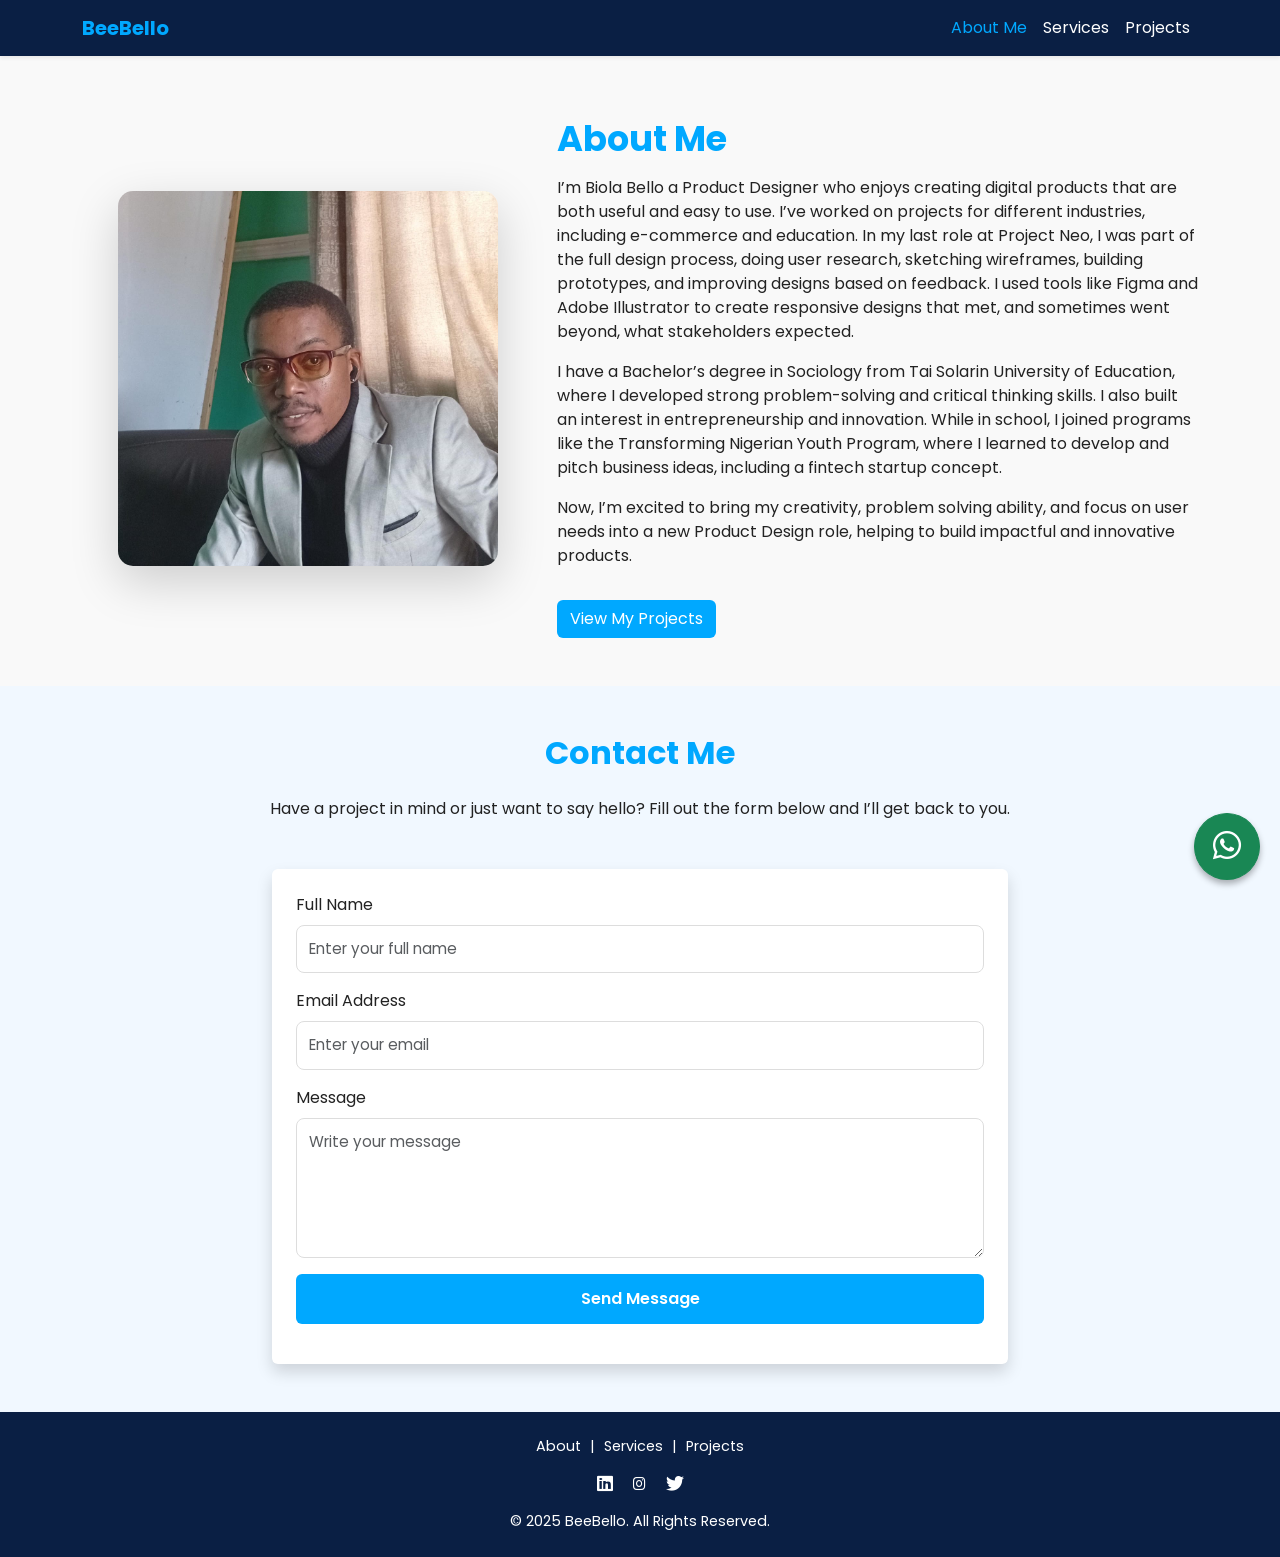
<file: index.html>
<!DOCTYPE html>
<html lang="en">
  <head>
    <meta charset="UTF-8" />
    <meta name="viewport" content="width=device-width, initial-scale=1.0" />
    <title>About Me</title>

    <link
      href="https://cdn.jsdelivr.net/npm/bootstrap@5.3.2/dist/css/bootstrap.min.css"
      rel="stylesheet"
    />

    <link
      href="https://fonts.googleapis.com/css2?family=Poppins:wght@400;600;700&display=swap"
      rel="stylesheet"
    />

    <link
      rel="stylesheet"
      href="https://cdnjs.cloudflare.com/ajax/libs/font-awesome/6.4.2/css/all.min.css"
    />

    <link rel="stylesheet" href="./style.css" />
  </head>
  <body>
    <!-- Navbar -->
    <nav
      class="navbar navbar-expand-lg bg-navy navbar-dark fixed-top shadow-sm animate-fade"
    >
      <div class="container">
        <a class="navbar-brand fw-bold" href="index.html">BeeBello</a>
        <button
          class="navbar-toggler"
          type="button"
          data-bs-toggle="collapse"
          data-bs-target="#navbarNav"
        >
          <span class="navbar-toggler-icon"></span>
        </button>
        <div class="collapse navbar-collapse" id="navbarNav">
          <ul class="navbar-nav ms-auto">
            <li class="nav-item">
              <a class="nav-link active" href="index.html">About Me</a>
            </li>
            <li class="nav-item">
              <a class="nav-link" href="services.html">Services</a>
            </li>
            <li class="nav-item">
              <a class="nav-link" href="projects.html">Projects</a>
            </li>
          </ul>
        </div>
      </div>
    </nav>

    <!-- Hero / About Section -->
    <section class="hero-section container py-5">
      <div class="row align-items-center">
        <div class="col-md-5 text-center mb-4 mb-md-0">
          <img
            src="./Assets/beeee.jpeg"
            alt="Profile Image"
            class="profile-img shadow-lg animate-image"
          />
        </div>

        <div class="col-md-7 animate-text">
          <h1 class="fw-bold accent mb-3">About Me</h1>
          <p>
            I’m Biola Bello a Product Designer
            who enjoys creating digital products that are both useful and easy
            to use. I’ve worked on projects for different industries, including
            e-commerce and education. In my last role at Project Neo, I was part
            of the full design process, doing user research, sketching
            wireframes, building prototypes, and improving designs based on
            feedback. I used tools like Figma and Adobe Illustrator to create
            responsive designs that met, and sometimes went beyond, what
            stakeholders expected.
          </p>
          <p>
            I have a Bachelor’s degree in Sociology from Tai Solarin University
            of Education, where I developed strong problem-solving and critical
            thinking skills. I also built an interest in entrepreneurship and
            innovation. While in school, I joined programs like the Transforming
            Nigerian Youth Program, where I learned to develop and pitch
            business ideas, including a fintech startup concept.
          </p>
          <p>
            Now, I’m excited to bring my creativity, problem solving ability,
            and focus on user needs into a new Product Design role, helping to
            build impactful and innovative products.
          </p>
          <a href="projects.html" class="btn btn-sky mt-3 animate-btn"
            >View My Projects</a
          >
        </div>
      </div>
    </section>

    <section class="contact-section py-5">
      <div class="container">
        <h2 class="text-center fw-bold accent mb-4 animate-fade">Contact Me</h2>
        <p class="text-center mb-5 animate-text">
          Have a project in mind or just want to say hello? Fill out the form
          below and I’ll get back to you.
        </p>

        <div class="row justify-content-center">
          <div class="col-md-8">
            <form
              id="contactForm"
              action="https://formspree.io/f/meolygzr"
              method="POST"
              class="p-4 bg-white shadow rounded animate-fade"
            >
              <div class="mb-3 contact-animate delay-1">
                <label for="name" class="form-label">Full Name</label>
                <input
                  type="text"
                  class="form-control"
                  id="name"
                  name="name"
                  placeholder="Enter your full name"
                />
              </div>
              <div class="mb-3 contact-animate delay-2">
                <label for="email" class="form-label">Email Address</label>
                <input
                  type="email"
                  class="form-control"
                  id="email"
                  name="email"
                  placeholder="Enter your email"
                />
              </div>
              <div class="mb-3 contact-animate delay-3">
                <label for="message" class="form-label">Message</label>
                <textarea
                  class="form-control"
                  id="message"
                  name="message"
                  rows="5"
                  placeholder="Write your message"
                ></textarea>
              </div>
              <div class="contact-animate delay-4">
                <button
                  type="submit"
                  id="sendBtn"
                  class="btn btn-sky w-100 animate-btn"
                >
                  Send Message
                </button>
              </div>
              <p id="status" class="mt-3 text-center fw-bold"></p>
            </form>
          </div>
        </div>
      </div>
    </section>

    <!-- Footer -->
    <footer class="bg-navy text-white py-4 animate-fade">
      <div class="container text-center">
        <div class="mb-3">
        <a href="index.html" class="footer-link">About</a> |
        <a href="services.html" class="footer-link">Services</a> |
        <a href="projects.html" class="footer-link">Projects</a>
      </div>

      <div class="mb-3">
        <a
          href="https://www.linkedin.com/in/biola-bello-b23718377"
          class="text-white me-3"
          ><i class="fab fa-linkedin fa-lg"></i
        ></a>
        <a
          href="https://www.instagram.com/biola.bello.ui.uxdesigner"
          class="text-white me-3"
          ><i class="fa-brands fa-instagram"></i
        ></a>
        <a
          href="https://x.com/BeeBelloUIUX?t=cRKrsUd9hAx5sqGQGVf1DA&s=09"
          class="text-white"
          ><i class="fab fa-twitter fa-lg"></i
        ></a>
      </div>
      <div>&copy; 2025 BeeBello. All Rights Reserved.</div>
      </div>
    </footer>

    <a
      href="https://wa.me/2349042967040"
      target="_blank"
      class="btn btn-success whatsapp-btn"
    >
      <i class="fab fa-whatsapp fa-2x"></i>
    </a>

    <script src="https://cdn.jsdelivr.net/npm/bootstrap@5.3.2/dist/js/bootstrap.bundle.min.js"></script>
    <script src="./index.js"></script>
  </body>
</html>
</file>
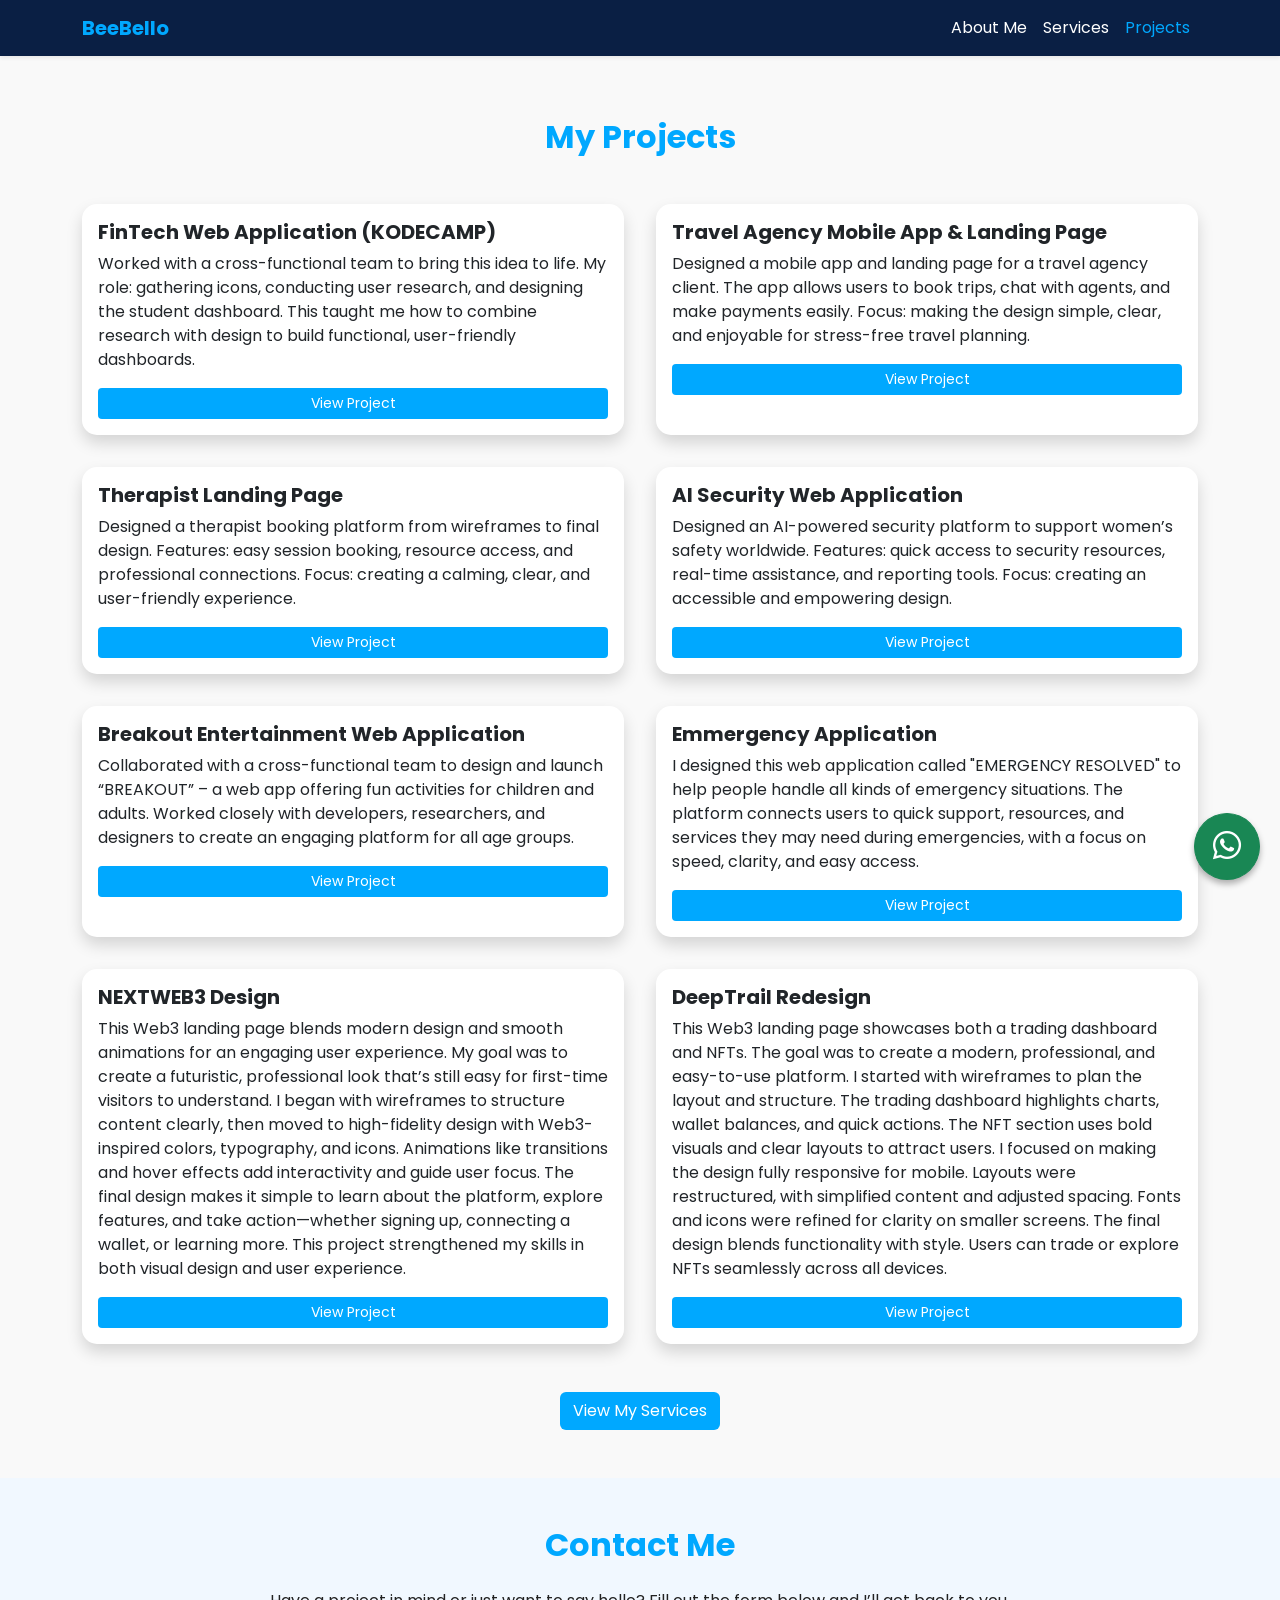
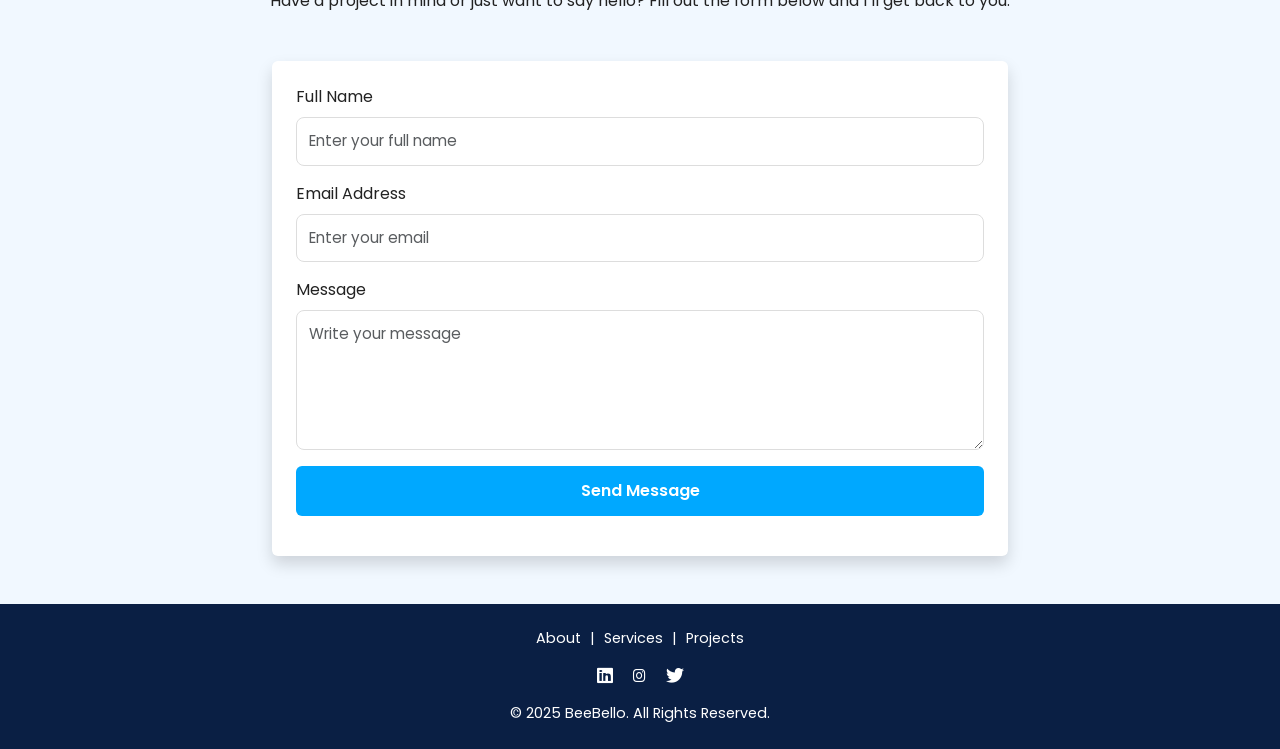
<file: projects.html>
<!DOCTYPE html>
<html lang="en">
  <head>
    <meta charset="UTF-8" />
    <meta name="viewport" content="width=device-width, initial-scale=1.0" />
    <title>Projects</title>

    <link
      href="https://cdn.jsdelivr.net/npm/bootstrap@5.3.2/dist/css/bootstrap.min.css"
      rel="stylesheet"
    />

    <link
      href="https://fonts.googleapis.com/css2?family=Poppins:wght@400;600;700&display=swap"
      rel="stylesheet"
    />

    <link
      rel="stylesheet"
      href="https://cdnjs.cloudflare.com/ajax/libs/font-awesome/6.4.2/css/all.min.css"
    />

    <link rel="stylesheet" href="./style.css" />
    <link
      rel="stylesheet"
      href="https://cdnjs.cloudflare.com/ajax/libs/font-awesome/6.5.0/css/all.min.css"
    />
  </head>
  <body>
    <!-- Navbar -->
    <nav
      class="navbar navbar-expand-lg bg-navy navbar-dark fixed-top shadow-sm animate-fade"
    >
      <div class="container">
        <a class="navbar-brand fw-bold" href="index.html">BeeBello</a>
        <button
          class="navbar-toggler"
          type="button"
          data-bs-toggle="collapse"
          data-bs-target="#navbarNav"
        >
          <span class="navbar-toggler-icon"></span>
        </button>
        <div class="collapse navbar-collapse" id="navbarNav">
          <ul class="navbar-nav ms-auto">
            <li class="nav-item">
              <a class="nav-link" href="index.html">About Me</a>
            </li>
            <li class="nav-item">
              <a class="nav-link" href="services.html">Services</a>
            </li>
            <li class="nav-item">
              <a class="nav-link active" href="projects.html">Projects</a>
            </li>
          </ul>
        </div>
      </div>
    </nav>

    <section class="projects-section container py-5">
      <h2 class="text-center fw-bold mb-5 accent">My Projects</h2>

      <div class="projects-grid">
        <div class="card shadow border-0 p-3">
          <h5 class="fw-bold">FinTech Web Application (KODECAMP)</h5>
          <p>
            Worked with a cross-functional team to bring this idea to life. My
            role: gathering icons, conducting user research, and designing the
            student dashboard. This taught me how to combine research with
            design to build functional, user-friendly dashboards.
          </p>
          <a
            href="https://www.figma.com/design/nzh5MG6d0TdxhwIXb2SQkI?node-id=1-2"
            target="_blank"
            class="btn btn-sky animate-btn btn-sm"
            >View Project</a
          >
        </div>

        <div class="card shadow border-0 p-3">
          <h5 class="fw-bold">Travel Agency Mobile App & Landing Page</h5>
          <p>
            Designed a mobile app and landing page for a travel agency client.
            The app allows users to book trips, chat with agents, and make
            payments easily. Focus: making the design simple, clear, and
            enjoyable for stress-free travel planning.
          </p>
          <a
            href="https://www.figma.com/design/E8Z9iqN0iA8lQg6em4uvys?node-id=0-1"
            target="_blank"
            class="btn btn-sky animate-btn btn-sm"
            >View Project</a
          >
        </div>

        <div class="card shadow border-0 p-3">
          <h5 class="fw-bold">Therapist Landing Page</h5>
          <p>
            Designed a therapist booking platform from wireframes to final
            design. Features: easy session booking, resource access, and
            professional connections. Focus: creating a calming, clear, and
            user-friendly experience.
          </p>
          <a
            href="https://www.figma.com/design/2jw8MzYEI9vk434ZpHA34J?node-id=0-1"
            target="_blank"
            class="btn btn-sky animate-btn btn-sm"
            >View Project</a
          >
        </div>

        <div class="card shadow border-0 p-3">
          <h5 class="fw-bold">AI Security Web Application</h5>
          <p>
            Designed an AI-powered security platform to support women’s safety
            worldwide. Features: quick access to security resources, real-time
            assistance, and reporting tools. Focus: creating an accessible and
            empowering design.
          </p>
          <a
            href="https://www.figma.com/design/VpSm2XbrAtuHXfqsZc2AS7?node-id=0-1"
            target="_blank"
            class="btn btn-sky animate-btn btn-sm"
            >View Project</a
          >
        </div>

        <div class="card shadow border-0 p-3">
          <h5 class="fw-bold">Breakout Entertainment Web Application</h5>
          <p>
            Collaborated with a cross-functional team to design and launch
            “BREAKOUT” – a web app offering fun activities for children and
            adults. Worked closely with developers, researchers, and designers
            to create an engaging platform for all age groups.
          </p>
          <a
            href="https://www.figma.com/design/uU1t7N7h8e9YQJCsCaML6J?node-id=469-119"
            target="_blank"
            class="btn btn-sky animate-btn btn-sm"
            >View Project</a
          >
        </div>

        <div class="card shadow border-0 p-3">
          <h5 class="fw-bold">Emmergency Application</h5>
          <p>
            I designed this web application called "EMERGENCY RESOLVED" to help
            people handle all kinds of emergency situations. The platform
            connects users to quick support, resources, and services they may
            need during emergencies, with a focus on speed, clarity, and easy
            access.
          </p>
          <a
            href="https://www.figma.com/design/buajqXFEq35D6U6vzZKUiK/Emergency-Application-Task-8---5?node-id=0-1&t=VG1Qr5XmSCvMr2mD-1"
            target="_blank"
            class="btn btn-sky animate-btn btn-sm"
            >View Project</a
          >
        </div>

        <div class="card shadow border-0 p-3">
          <h5 class="fw-bold">NEXTWEB3 Design</h5>
          <p>
            This Web3 landing page blends modern design and smooth animations
            for an engaging user experience. My goal was to create a futuristic,
            professional look that’s still easy for first-time visitors to
            understand. I began with wireframes to structure content clearly,
            then moved to high-fidelity design with Web3-inspired colors,
            typography, and icons. Animations like transitions and hover effects
            add interactivity and guide user focus. The final design makes it
            simple to learn about the platform, explore features, and take
            action—whether signing up, connecting a wallet, or learning more.
            This project strengthened my skills in both visual design and user
            experience.
          </p>
          <a
            href="https://www.figma.com/design/VpSm2XbrAtuHXfqsZc2AS7/NEXTWeb3-Design?node-id=860-1533&t=Z63l9wV4Ycll2XqV-1"
            target="_blank"
            class="btn btn-sky animate-btn btn-sm"
            >View Project</a
          >
        </div>

        <div class="card shadow border-0 p-3">
          <h5 class="fw-bold">DeepTrail Redesign</h5>
          <p>
            This Web3 landing page showcases both a trading dashboard and NFTs.
            The goal was to create a modern, professional, and easy-to-use
            platform. I started with wireframes to plan the layout and
            structure. The trading dashboard highlights charts, wallet balances,
            and quick actions. The NFT section uses bold visuals and clear
            layouts to attract users. I focused on making the design fully
            responsive for mobile. Layouts were restructured, with simplified
            content and adjusted spacing. Fonts and icons were refined for
            clarity on smaller screens. The final design blends functionality
            with style. Users can trade or explore NFTs seamlessly across all
            devices.
          </p>
          <a
            href="https://www.figma.com/design/5bbD1lzp9l9pBnfq99rhny/DEEPTRAIL-RE-DESIGN?node-id=0-1&t=abJekOD7nWyWWsws-1"
            target="_blank"
            class="btn btn-sky animate-btn btn-sm"
            >View Project</a
          >
        </div>
      </div>

      <div class="text-center mt-5">
        <a href="services.html" class="btn btn-sky animate-btn"
          >View My Services</a
        >
      </div>
    </section>

    <section class="contact-section py-5">
      <div class="container">
        <h2 class="text-center fw-bold accent mb-4 animate-fade">Contact Me</h2>
        <p class="text-center mb-5 animate-text">
          Have a project in mind or just want to say hello? Fill out the form
          below and I’ll get back to you.
        </p>

        <div class="row justify-content-center">
          <div class="col-md-8">
            <form
              id="contactForm"
              action="https://formspree.io/f/meolygzr"
              method="POST"
              class="p-4 bg-white shadow rounded animate-fade"
            >
              <div class="mb-3 contact-animate delay-1">
                <label for="name" class="form-label">Full Name</label>
                <input
                  type="text"
                  class="form-control"
                  id="name"
                  name="name"
                  placeholder="Enter your full name"
                />
              </div>
              <div class="mb-3 contact-animate delay-2">
                <label for="email" class="form-label">Email Address</label>
                <input
                  type="email"
                  class="form-control"
                  id="email"
                  name="email"
                  placeholder="Enter your email"
                />
              </div>
              <div class="mb-3 contact-animate delay-3">
                <label for="message" class="form-label">Message</label>
                <textarea
                  class="form-control"
                  id="message"
                  name="message"
                  rows="5"
                  placeholder="Write your message"
                ></textarea>
              </div>
              <div class="contact-animate delay-4">
                <button
                  type="submit"
                  id="sendBtn"
                  class="btn btn-sky w-100 animate-btn"
                >
                  Send Message
                </button>
              </div>
              <p id="status" class="mt-3 text-center fw-bold"></p>
            </form>
          </div>
        </div>
      </div>
    </section>

    <!-- Footer -->
    <footer class="bg-navy text-white py-4 animate-fade">
      <div class="container text-center">
        <div class="mb-3">
          <a href="index.html" class="footer-link">About</a> |
          <a href="services.html" class="footer-link">Services</a> |
          <a href="projects.html" class="footer-link">Projects</a>
        </div>

        <div class="mb-3">
          <a
            href="https://www.linkedin.com/in/biola-bello-b23718377"
            class="text-white me-3"
            ><i class="fab fa-linkedin fa-lg"></i
          ></a>
          <a
            href="https://www.instagram.com/biola.bello.ui.uxdesigner"
            class="text-white me-3"
            ><i class="fa-brands fa-instagram"></i
          ></a>
          <a
            href="https://x.com/BeeBelloUIUX?t=cRKrsUd9hAx5sqGQGVf1DA&s=09"
            class="text-white"
            ><i class="fab fa-twitter fa-lg"></i
          ></a>
        </div>
        <div>&copy; 2025 BeeBello. All Rights Reserved.</div>
      </div>
    </footer>

    <a
      href="https://wa.me/2349042967040"
      target="_blank"
      class="btn btn-success whatsapp-btn"
    >
      <i class="fab fa-whatsapp fa-2x"></i>
    </a>

    <script src="https://cdn.jsdelivr.net/npm/bootstrap@5.3.2/dist/js/bootstrap.bundle.min.js"></script>
    <script src="./index.js"></script>
  </body>
</html>
</file>
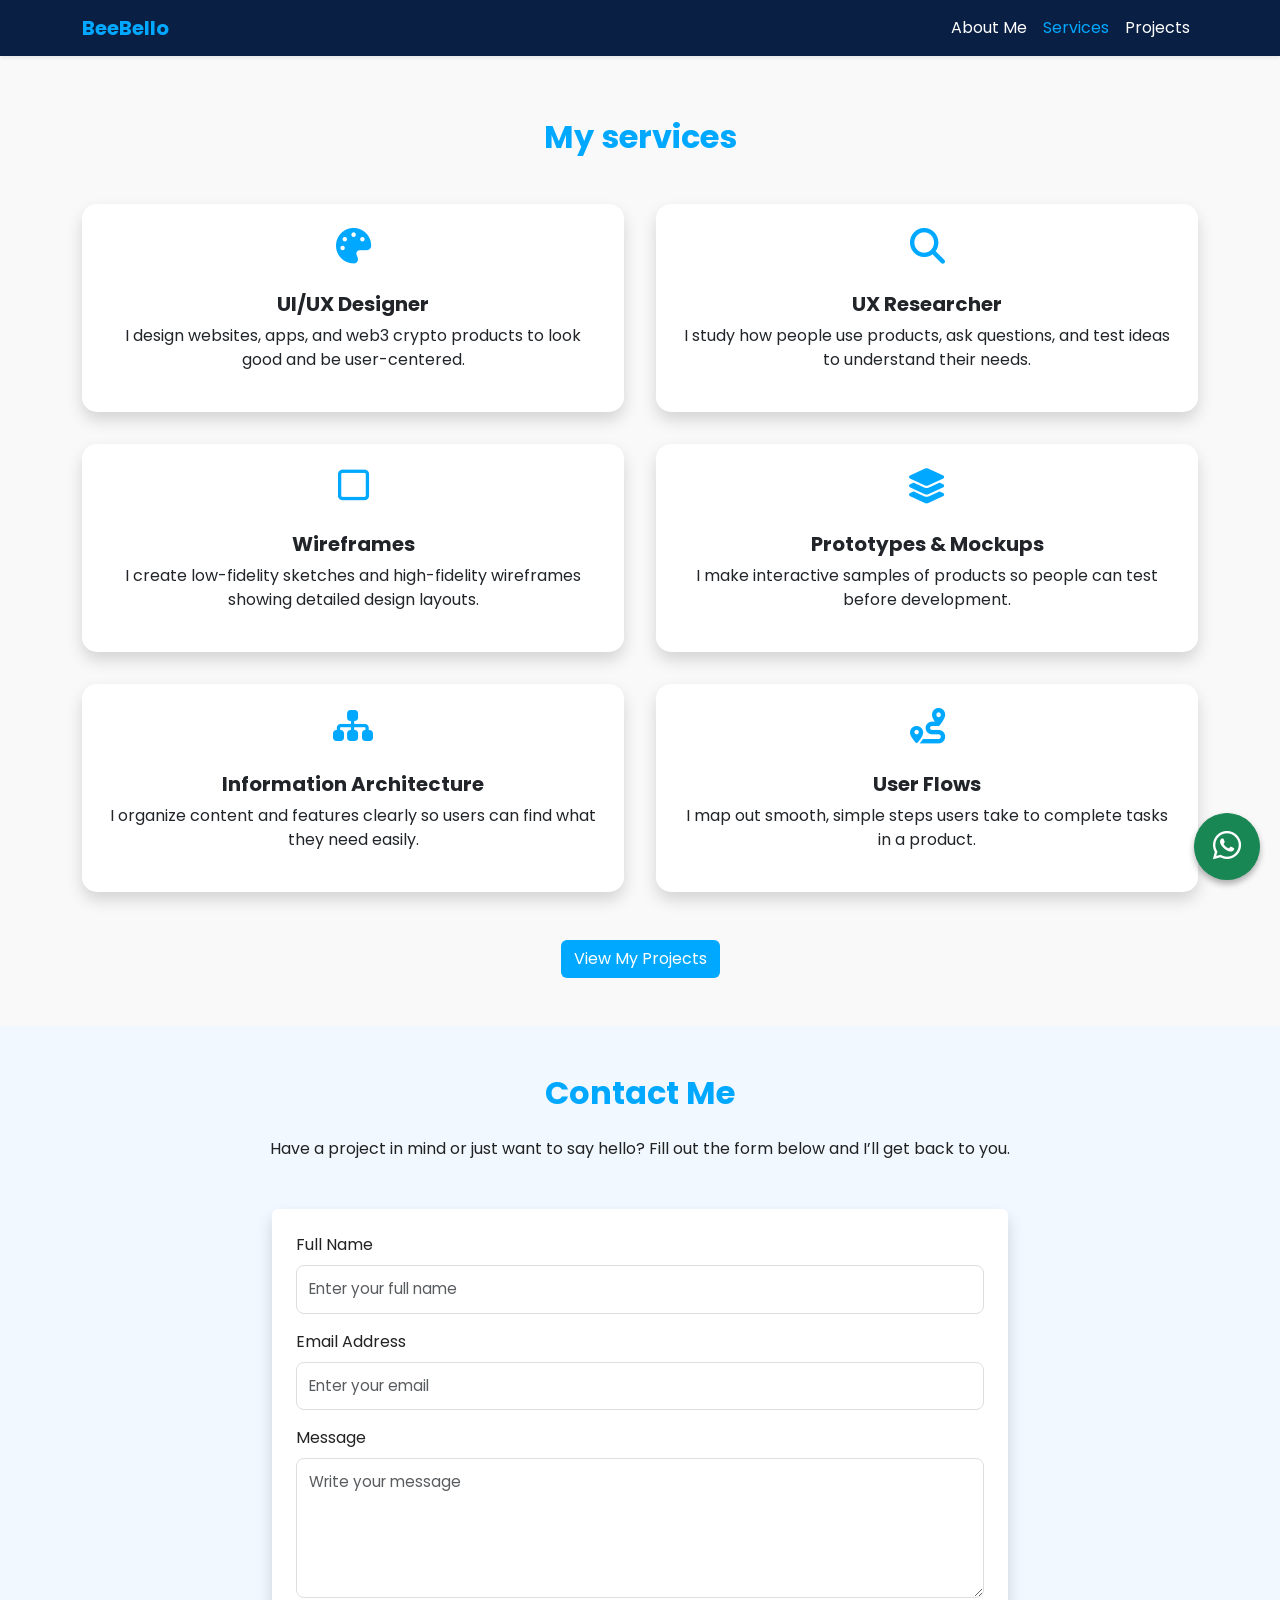
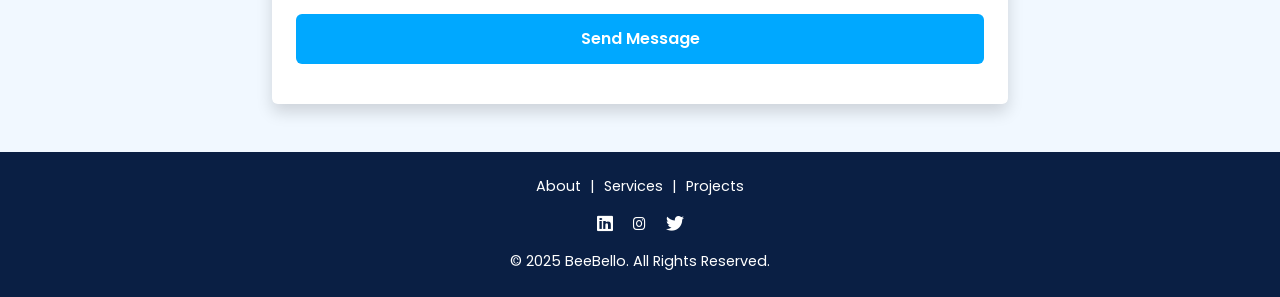
<file: services.html>
<!DOCTYPE html>
<html lang="en">
  <head>
    <meta charset="UTF-8" />
    <meta name="viewport" content="width=device-width, initial-scale=1.0" />
    <title>Services</title>

    <link
      href="https://cdn.jsdelivr.net/npm/bootstrap@5.3.2/dist/css/bootstrap.min.css"
      rel="stylesheet"
    />

    <link
      href="https://fonts.googleapis.com/css2?family=Poppins:wght@400;600;700&display=swap"
      rel="stylesheet"
    />

    <link
      rel="stylesheet"
      href="https://cdnjs.cloudflare.com/ajax/libs/font-awesome/6.4.2/css/all.min.css"
    />

    <link rel="stylesheet" href="./style.css" />
    <link
      rel="stylesheet"
      href="https://cdnjs.cloudflare.com/ajax/libs/font-awesome/6.5.0/css/all.min.css"
    />
  </head>
  <body>
    <!-- Navbar -->
    <nav
      class="navbar navbar-expand-lg bg-navy navbar-dark fixed-top shadow-sm animate-fade"
    >
      <div class="container">
        <a class="navbar-brand fw-bold" href="index.html">BeeBello</a>
        <button
          class="navbar-toggler"
          type="button"
          data-bs-toggle="collapse"
          data-bs-target="#navbarNav"
        >
          <span class="navbar-toggler-icon"></span>
        </button>
        <div class="collapse navbar-collapse" id="navbarNav">
          <ul class="navbar-nav ms-auto">
            <li class="nav-item">
              <a class="nav-link" href="index.html">About Me</a>
            </li>
            <li class="nav-item">
              <a class="nav-link active" href="services.html">Services</a>
            </li>
            <li class="nav-item">
              <a class="nav-link" href="projects.html">Projects</a>
            </li>
          </ul>
        </div>
      </div>
    </nav>

    <section class="services-section container py-5">
      <h2 class="text-center fw-bold mb-5 accent">My services</h2>

      <div class="services-grid">
        <div class="card shadow h-100 border-0 text-center p-4">
          <i class="fa-solid fa-palette service-icon mb-3"></i>
          <h5 class="fw-bold">UI/UX Designer</h5>
          <p>
            I design websites, apps, and web3 crypto products to look good and
            be user-centered.
          </p>
        </div>

        <div class="card shadow h-100 border-0 text-center p-4">
          <i class="fa-solid fa-magnifying-glass service-icon mb-3"></i>
          <h5 class="fw-bold">UX Researcher</h5>
          <p>
            I study how people use products, ask questions, and test ideas to
            understand their needs.
          </p>
        </div>

        <div class="card shadow h-100 border-0 text-center p-4">
          <i class="fa-regular fa-square service-icon mb-3"></i>
          <h5 class="fw-bold">Wireframes</h5>
          <p>
            I create low-fidelity sketches and high-fidelity wireframes showing
            detailed design layouts.
          </p>
        </div>

        <div class="card shadow h-100 border-0 text-center p-4">
          <i class="fa-solid fa-layer-group service-icon mb-3"></i>
          <h5 class="fw-bold">Prototypes & Mockups</h5>
          <p>
            I make interactive samples of products so people can test before
            development.
          </p>
        </div>

        <div class="card shadow h-100 border-0 text-center p-4">
          <i class="fa-solid fa-sitemap service-icon mb-3"></i>
          <h5 class="fw-bold">Information Architecture</h5>
          <p>
            I organize content and features clearly so users can find what they
            need easily.
          </p>
        </div>

        <div class="card shadow h-100 border-0 text-center p-4">
          <i class="fa-solid fa-route service-icon mb-3"></i>
          <h5 class="fw-bold">User Flows</h5>
          <p>
            I map out smooth, simple steps users take to complete tasks in a
            product.
          </p>
        </div>
      </div>
      <div class="text-center mt-5">
        <a href="projects.html" class="btn btn-sky animate-btn">View My Projects</a>
      </div>
    </section>

    <section class="contact-section py-5">
      <div class="container">
        <h2 class="text-center fw-bold accent mb-4 animate-fade">Contact Me</h2>
        <p class="text-center mb-5 animate-text">
          Have a project in mind or just want to say hello? Fill out the form
          below and I’ll get back to you.
        </p>

        <div class="row justify-content-center">
          <div class="col-md-8">
            <form
              id="contactForm"
              action="https://formspree.io/f/meolygzr"
              method="POST"
              class="p-4 bg-white shadow rounded animate-fade"
            >
              <div class="mb-3 contact-animate delay-1">
                <label for="name" class="form-label">Full Name</label>
                <input
                  type="text"
                  class="form-control"
                  id="name"
                  name="name"
                  placeholder="Enter your full name"
                />
              </div>
              <div class="mb-3 contact-animate delay-2">
                <label for="email" class="form-label">Email Address</label>
                <input
                  type="email"
                  class="form-control"
                  id="email"
                  name="email"
                  placeholder="Enter your email"
                />
              </div>
              <div class="mb-3 contact-animate delay-3">
                <label for="message" class="form-label">Message</label>
                <textarea
                  class="form-control"
                  id="message"
                  name="message"
                  rows="5"
                  placeholder="Write your message"
                ></textarea>
              </div>
              <div class="contact-animate delay-4">
                <button
                  type="submit"
                  id="sendBtn"
                  class="btn btn-sky w-100 animate-btn"
                >
                  Send Message
                </button>
              </div>
              <p id="status" class="mt-3 text-center fw-bold"></p>
            </form>
          </div>
        </div>
      </div>
    </section>
    <!-- Footer -->
    <footer class="bg-navy text-white py-4 animate-fade">
      <div class="container text-center">
        <div class="mb-3">
        <a href="index.html" class="footer-link">About</a> |
        <a href="services.html" class="footer-link">Services</a> |
        <a href="projects.html" class="footer-link">Projects</a>
      </div>

      <div class="mb-3">
        <a
          href="https://www.linkedin.com/in/biola-bello-b23718377"
          class="text-white me-3"
          ><i class="fab fa-linkedin fa-lg"></i
        ></a>
        <a
          href="https://www.instagram.com/biola.bello.ui.uxdesigner"
          class="text-white me-3"
          ><i class="fa-brands fa-instagram"></i
        ></a>
        <a
          href="https://x.com/BeeBelloUIUX?t=cRKrsUd9hAx5sqGQGVf1DA&s=09"
          class="text-white"
          ><i class="fab fa-twitter fa-lg"></i
        ></a>
      </div>
      <div>&copy; 2025 BeeBello. All Rights Reserved.</div>
      </div>
    </footer>

    <a
      href="https://wa.me/2349042967040"
      target="_blank"
      class="btn btn-success whatsapp-btn"
    >
      <i class="fab fa-whatsapp fa-2x"></i>
    </a>

    <script src="https://cdn.jsdelivr.net/npm/bootstrap@5.3.2/dist/js/bootstrap.bundle.min.js"></script>
    <script src="./index.js"></script>
  </body>
</html>
</file>
<file: style.css>
body {
  font-family: "Poppins", sans-serif;
  background: #f9f9f9;
  color: #222;
  padding-top: 70px;
}

.bg-navy {
  background-color: #0a1f44 !important;
}
.navbar-brand {
  color: #00a8ff !important;
}
.nav-link {
  color: #fff !important;
  transition: 0.3s;
}
.nav-link:hover,
.nav-link.active {
  color: #00a8ff !important;
}

.hero-section h1 {
  font-size: 2.2rem;
}
.accent {
  color: #00a8ff;
}
.profile-img {
  max-width: 100%;
  border-radius: 15px;
}

@keyframes zoomHover {
  0% {
    transform: scale(1);
  }
  50% {
    transform: scale(1.05);
  }
  100% {
    transform: scale(1);
  }
}

.profile-img {
  width: 100%;
  max-width: 380px;
  height: auto;
  border-radius: 15px;
  object-fit: cover;
  transition: transform 0.4s ease;
}

.profile-img:hover {
  animation: zoomHover 1.5s ease-in-out forwards;
}

.hero-section .col-md-5 {
  display: flex;
  justify-content: center;
  align-items: center;
}

.btn-sky {
  background: #00a8ff;
  color: #fff;
  transition: all 0.3s ease;
}
.btn-sky:hover {
  background: #007bbd;
  box-shadow: 0 0 12px #00a8ff;
}

.contact-section {
  background: #f1f8ff;
}

.contact-section form {
  border-radius: 12px;
}

.contact-section .form-control {
  border: 1px solid #ddd;
  padding: 12px;
  font-size: 0.95rem;
  border-radius: 8px;
  transition: border-color 0.3s ease;
}

.contact-section .form-control:focus {
  border-color: #00a8ff;
  box-shadow: 0 0 6px rgba(0, 168, 255, 0.4);
}

.contact-section .btn {
  font-size: 1rem;
  font-weight: 600;
  padding: 12px;
}

@keyframes slideUpFade {
  from {
    opacity: 0;
    transform: translateY(40px);
  }
  to {
    opacity: 1;
    transform: translateY(0);
  }
}

.contact-animate {
  opacity: 0;
  animation: slideUpFade 0.8s ease forwards;
}

.delay-1 {
  animation-delay: 0.3s;
}
.delay-2 {
  animation-delay: 0.6s;
}
.delay-3 {
  animation-delay: 0.9s;
}
.delay-4 {
  animation-delay: 1.2s;
}

@keyframes fadeUp {
  0% {
    opacity: 0;
    transform: translateY(30px);
  }
  100% {
    opacity: 1;
    transform: translateY(0);
  }
}

.services-grid {
  display: grid;
  grid-template-columns: repeat(2, 1fr);
  gap: 2rem;
}

@media (max-width: 768px) {
  .services-grid {
    grid-template-columns: 1fr;
  }
}

.services-grid .card {
  opacity: 0;
  animation: fadeUp 0.8s ease forwards;
  transition: transform 0.3s ease, box-shadow 0.3s ease;
  border-radius: 15px;
  padding: 1.5rem;
  text-align: center;
}

.services-grid .card:hover {
  transform: scale(1.2) rotate(5deg);
  box-shadow: 0 12px 25px rgba(0, 168, 255, 0.35);
}

.services-grid .card:nth-child(1) {
  animation-delay: 0.2s;
}
.services-grid .card:nth-child(2) {
  animation-delay: 0.4s;
}
.services-grid .card:nth-child(3) {
  animation-delay: 0.6s;
}
.services-grid .card:nth-child(4) {
  animation-delay: 0.8s;
}
.services-grid .card:nth-child(5) {
  animation-delay: 1s;
}
.services-grid .card:nth-child(6) {
  animation-delay: 1.2s;
}

.service-icon {
  font-size: 2.2rem;
  color: #00a8ff;
  transition: transform 0.3s ease, color 0.3s ease;
}

.services-grid .card:hover .service-icon {
  transform: scale(1.2) rotate(5deg);
  color: #005f99;
}

.services-grid .card h5 {
  margin-top: 0.8rem;
  font-weight: bold;
  transition: color 0.3s ease;
}

.services-grid .card:hover h5 {
  color: #00a8ff;
}

@keyframes fadeUpProject {
  0% {
    opacity: 0;
    transform: translateY(30px);
  }
  100% {
    opacity: 1;
    transform: none;
  }
}

.projects-grid {
  display: grid;
  grid-template-columns: repeat(2, 1fr);
  gap: 2rem;
}

@media (max-width: 768px) {
  .projects-grid {
    grid-template-columns: 1fr;
  }
}

.projects-grid .card {
  opacity: 0;
  animation: fadeUpProject 0.8s ease forwards;
  border-radius: 15px;
  transition: transform 0.4s ease, box-shadow 0.4s ease;
  will-change: transform;
}

.projects-grid .card:hover {
  transform: translateY(-3px) scale(1.01);
  box-shadow: 0 8px 16px rgba(0, 0, 0, 0.12);
}

.projects-grid .card:nth-child(1) {
  animation-delay: 0.2s;
}
.projects-grid .card:nth-child(2) {
  animation-delay: 0.4s;
}
.projects-grid .card:nth-child(3) {
  animation-delay: 0.6s;
}
.projects-grid .card:nth-child(4) {
  animation-delay: 0.8s;
}
.projects-grid .card:nth-child(5) {
  animation-delay: 1s;
}

footer {
  font-size: 0.9rem;
}
.footer-link {
  color: #fff;
  text-decoration: none;
  margin: 0 5px;
}
.footer-link:hover {
  color: #00a8ff;
}

@keyframes fadeInUp {
  from {
    opacity: 0;
    transform: translateY(40px);
  }
  to {
    opacity: 1;
    transform: translateY(0);
  }
}
@keyframes zoomIn {
  from {
    opacity: 0;
    transform: scale(0.8);
  }
  to {
    opacity: 1;
    transform: scale(1);
  }
}
@keyframes pulse {
  0% {
    transform: scale(1);
  }
  50% {
    transform: scale(1.05);
  }
  100% {
    transform: scale(1);
  }
}

.animate-fade {
  animation: fadeInUp 1s ease forwards;
}
.animate-image {
  animation: zoomIn 1.2s ease forwards;
}
.animate-text {
  animation: fadeInUp 1.5s ease forwards;
}
.animate-btn {
  animation: pulse 2s infinite;
}

.whatsapp-btn {
  position: fixed;
  bottom: 20px;
  right: 20px;
  border-radius: 50%;
  padding: 15px 18px;
  z-index: 1000;
  box-shadow: 0 4px 6px rgba(0, 0, 0, 0.3);
  transition: transform 0.2s;
}

.whatsapp-btn:hover {
  transform: scale(1.1);
}

@media (max-width: 576px) {
  .whatsapp-btn {
    bottom: 15px;
    right: 15px;
    padding: 12px 15px;
  }
}
</file>
